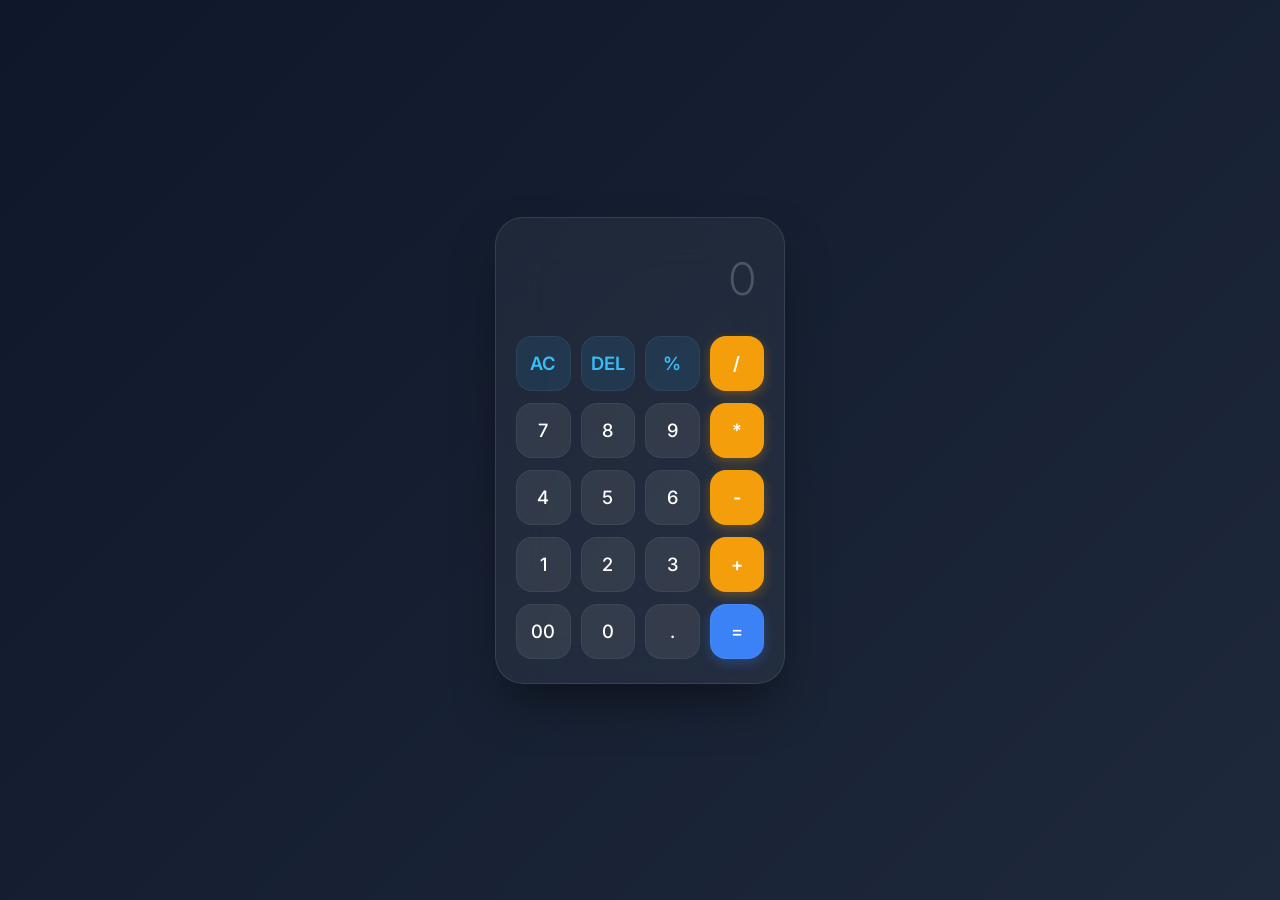
<file: calculator/index.html>
<!DOCTYPE html>
<html lang="en">
<head>
  <meta charset="UTF-8">
  <meta name="viewport" content="width=device-width, initial-scale=1.0">
  <title>Calculator</title>
  <link rel="stylesheet" href="style.css">
</head>
<body>
  <div class="container">
    <input type="text" placeholder="0" id="inputBox">
    <div>
      <button class="oss">AC</button>
      <button class="oss">DEL</button>
      <button class="oss">%</button>
      <button  class="operator">/</button>
    </div>
    <div>
      <button>7</button>
      <button>8</button>
      <button>9</button>
      <button class="operator">*</button>
    </div>
    <div>
      <button>4</button>
      <button>5</button>
      <button>6</button>
      <button class="operator">-</button>
    </div>
    <div>
      <button>1</button>
      <button>2</button>
      <button>3</button>
      <button class="operator">+</button>
    </div>
    <div>
      <button>00</button>
      <button>0</button>
      <button>.</button>
      <button class="equalBtn">=</button>
    </div>
  </div>

  <script src="script.js"></script>
</body>
</html>
</file>
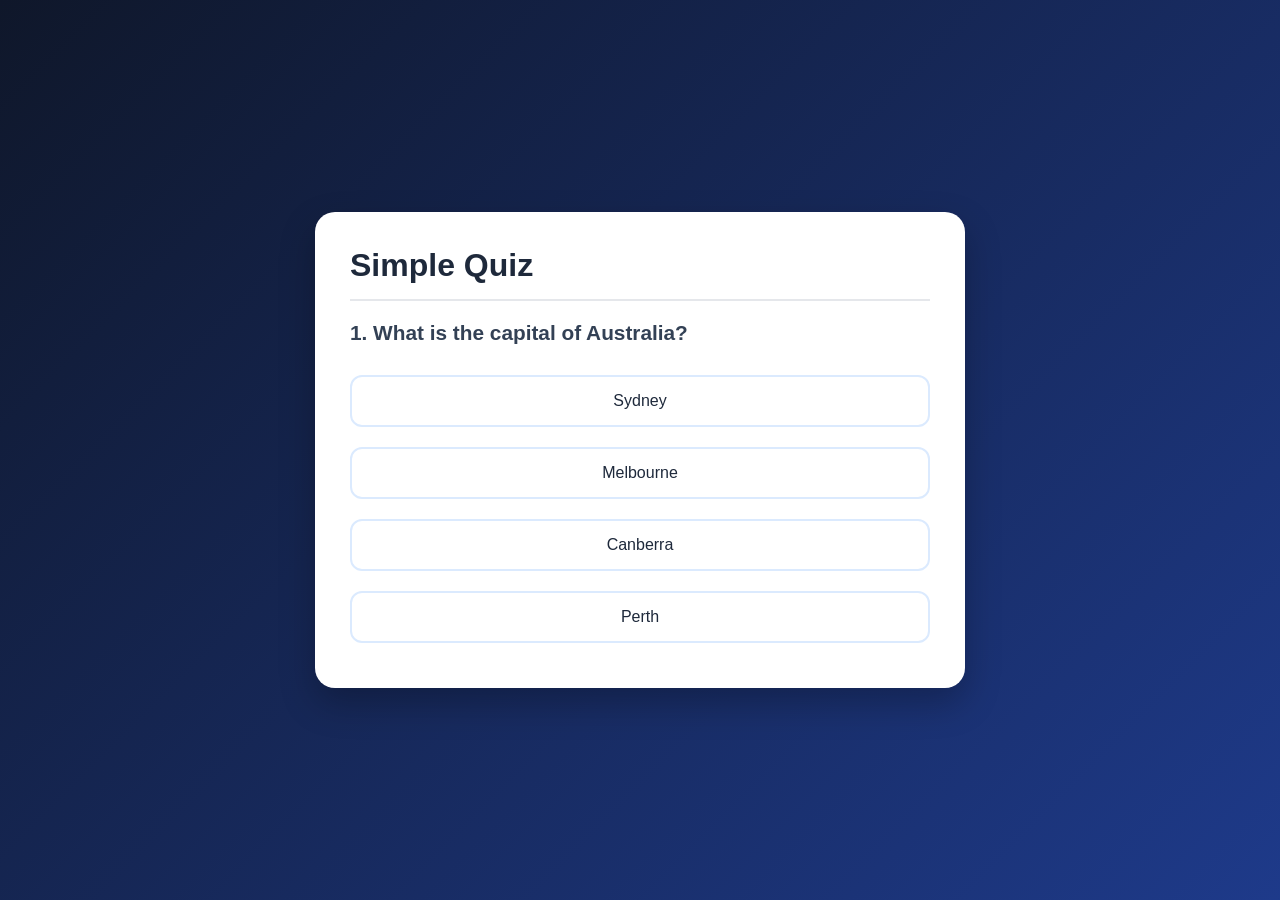
<file: quiz app/index.html>
<!DOCTYPE html>
<html lang="en">
<head>
  <meta charset="UTF-8">
  <meta name="viewport" content="width=device-width, initial-scale=1.0">
  <title>QUIZ app</title>
  <link rel="stylesheet" href="style.css">
</head>
<body>
  <div class="app">
    <h1>Simple Quiz</h1>
    <div class="quiz">
      <h2 id="question">Question goes here </h2>
      <div id="answer-buttons">
        <button class="btn">Answer 1</button>
        <button class="btn">Answer 2</button>
        <button class="btn">Answer 3</button>
        <button class="btn">Answer 4</button>
      </div>
      <button id="next-btn">Next</button>
    </div>

  </div>

  <script src="script.js"></script>
</body>
</html>
</file>
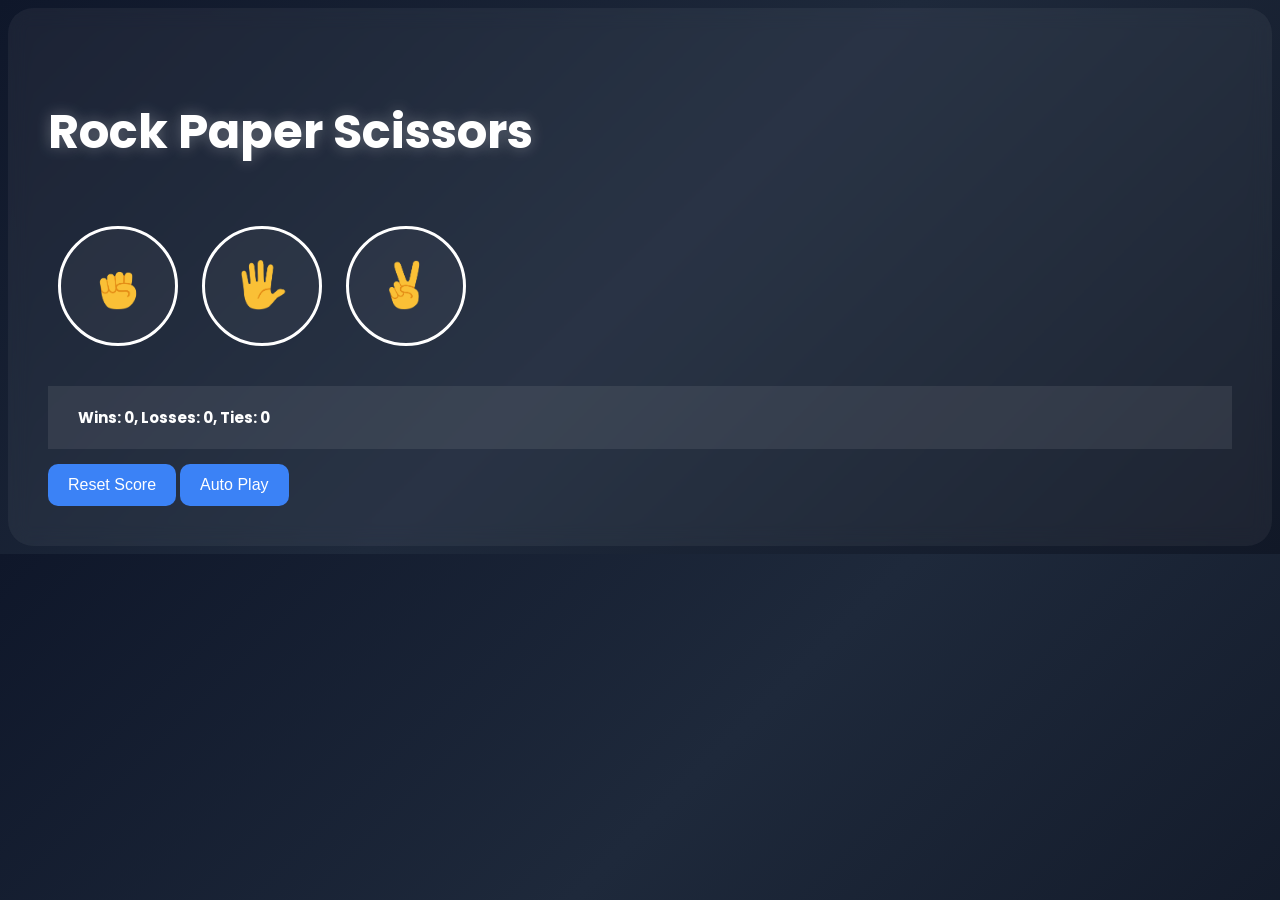
<file: rock paper ssr/index.html>
<!DOCTYPE html>
<html lang="en">
<head>
  <meta charset="UTF-8">
  <meta name="viewport" content="width=device-width, initial-scale=1.0">
  <title>Rock Paper Scissors</title>
  <link href="https://fonts.googleapis.com/css2?family=Poppins:wght@400;600;700&display=swap" rel="stylesheet">
  <link rel="stylesheet" href="style.css">
</head>
<body>
  <div class="container">
    <p class="title">Rock Paper Scissors</p>
  <button class='move-button js-rock-button' >
  <img class="move-icon" src="rock-emoji.png">
  </button>

  <button class='move-button js-paper-button' >
  <img class="move-icon" src="paper-emoji.png">
  </button>

  <button class='move-button js-scissors-button' >
    <img class="move-icon"  src="scissors-emoji.png">
  </button>

  
  
  <p class="js-result result"></p>
  <p class="js-moves">
  </p>
  <p class="js-score score"></p>
  

  <button class="reset-button" onclick="
  score.wins = 0;
   score.losses = 0;
    score.ties = 0;
    localStorage.removeItem('score');
    updateScoreElement();
    ">
    Reset Score
  </button>

  <button class="auto-play-button" onclick="
   autoPlay();">
  Auto Play</button>
      <script src="script.js"></script>
  </div>

</body>
</html>
</file>
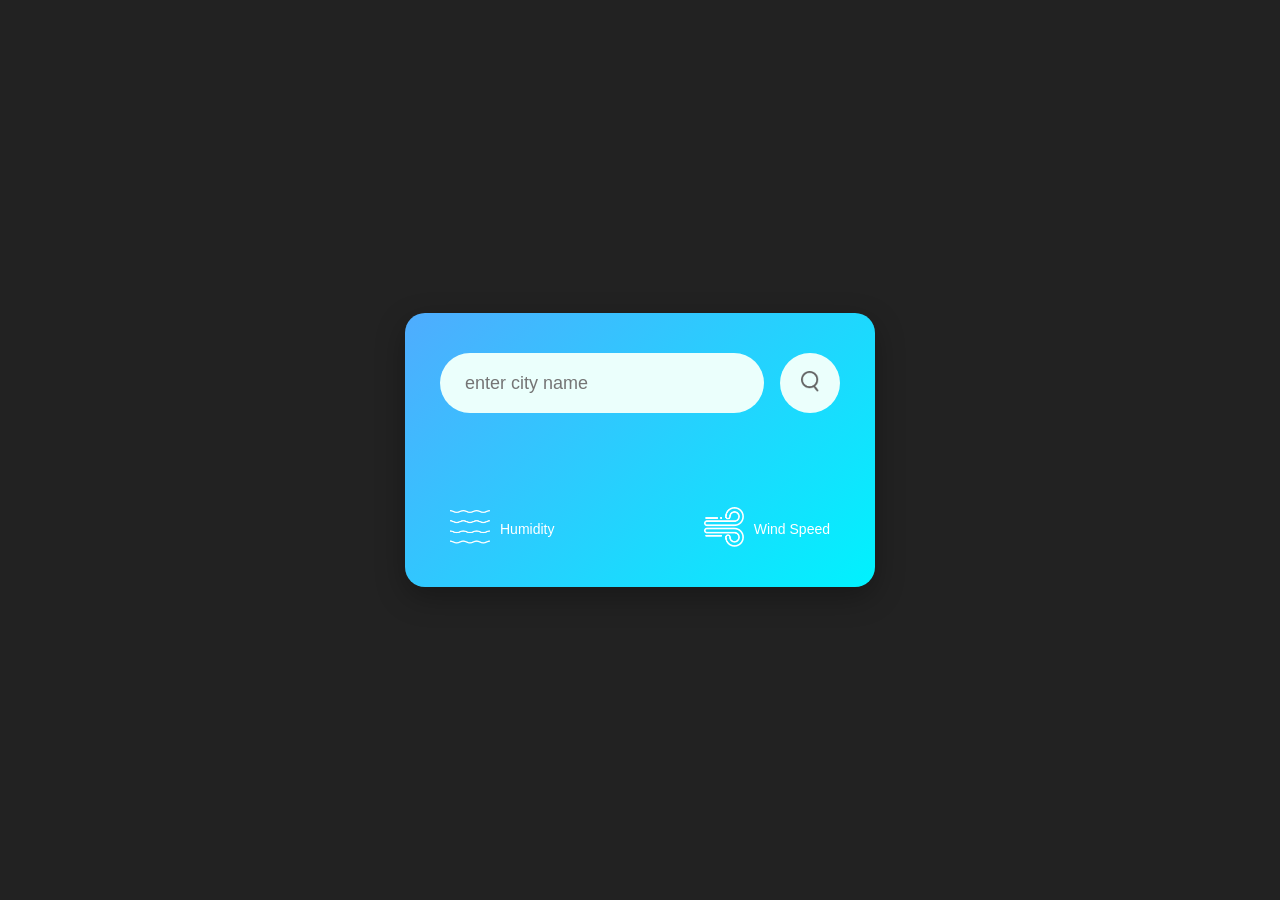
<file: weather app/index.html>
<!DOCTYPE html>
<html lang="en">
<head>
  <meta charset="UTF-8">
  <meta name="viewport" content="width=device-width, initial-scale=1.0">
  <title>Weather APP</title>
  <link rel="stylesheet" href="style.css">
</head>
<body>
  <div class="card">
    <div class="search">
      <input type="text" placeholder="enter city name" spellcheck="false" class="search-box">
      <button class="search-btn"><img src="images/search.png"></button>
    </div>
    <div class="weather">
      <img  class="weather-icon">
      <h1 class="temp"></h1>
      <h2 class="city"></h2>
      <div class="details">
        <div class="col">
          <img src="images/humidity.png">
          <div>
            <p class="humidity"></p>
            <p>Humidity</p>
          </div>
        </div>
        <div class="col">
          <img src="images/wind.png">
          <div>
            <p class="wind"></p>
            <p>Wind Speed</p>
          </div>
        </div>
      </div>
    </div>
  </div>

  <script src="script.js"></script>
</body>
</html>
</file>
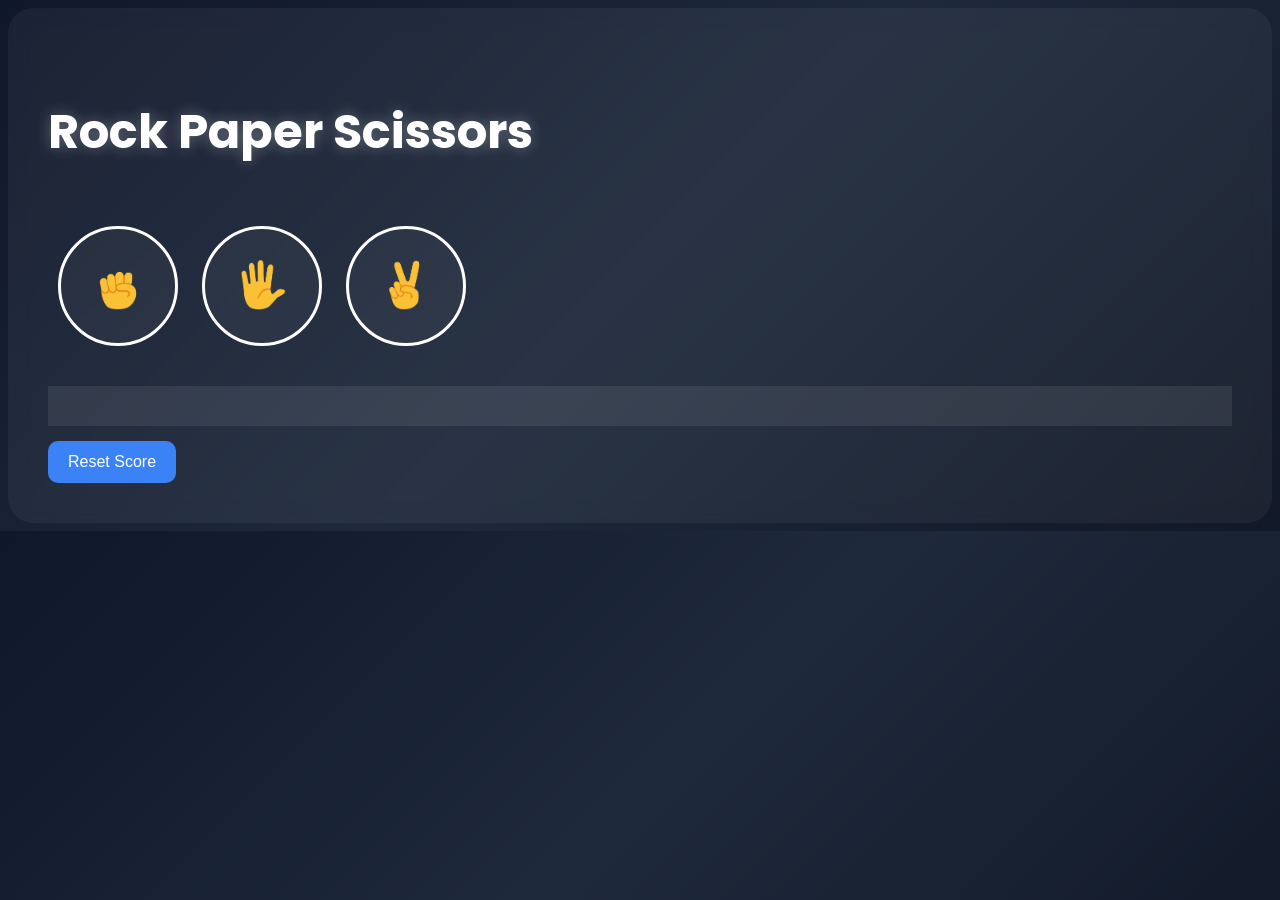
<file: 10-rock-ppr-ssr.html>
<!DOCTYPE html>
<html lang="en">
<head>
  <meta charset="UTF-8">
  <meta name="viewport" content="width=device-width, initial-scale=1.0">
  <title>Rock Paper Scissors</title>
  <link href="https://fonts.googleapis.com/css2?family=Poppins:wght@400;600;700&display=swap" rel="stylesheet">
  <link rel="stylesheet" href="style.css">
</head>
<body>
  <div class="container">
    <p class="title">Rock Paper Scissors</p>
  <button class='move-button' onclick="
    playGame('rock');">
  <img class="move-icon" src="rock-emoji.png">
  </button>

  <button class='move-button' onclick="
    playGame('paper');  
  ">
  <img class="move-icon" src="paper-emoji.png">
  </button>

  <button class='move-button' onclick="
        playGame('scissors');  ">
    <img class="move-icon"  src="scissors-emoji.png">
  </button>
  
  <p class="js-result result"></p>
  <p class="js-moves">
  </p>
  <p class="js-score score"></p>
  

  <button class="reset-button" onclick="
  score.wins = 0;
   score.losses = 0;
    score.ties = 0;
    localStorage.removeItem('score');
    updateScoreElement();
    ">
    Reset Score
  </button>
      <script>
        src="script.js"
  </script>
  </div>

</body>
</html>
</file>
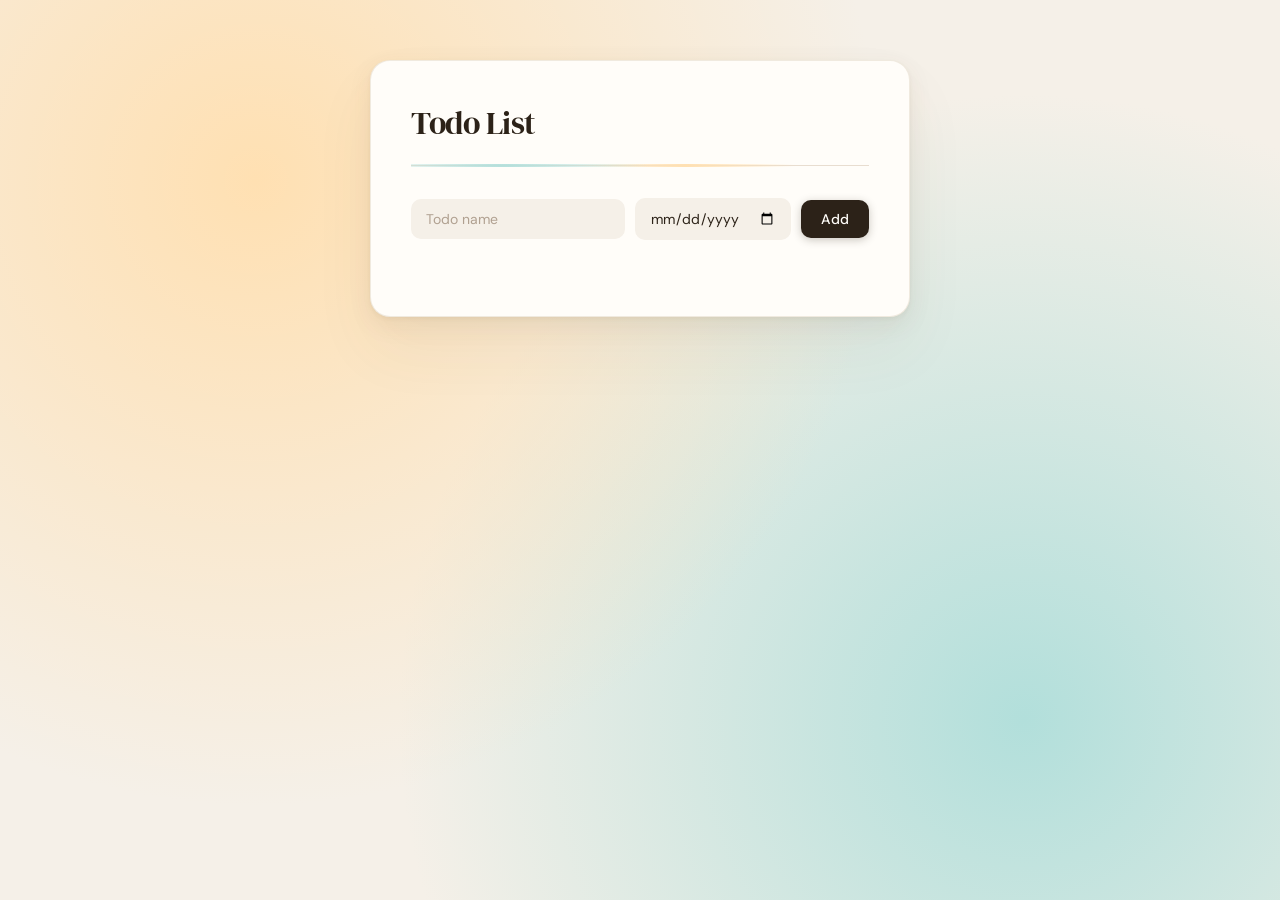
<file: todolist.html>
<!DOCTYPE html>
<html lang="en">
<head>
  <meta charset="UTF-8">
  <meta name="viewport" content="width=device-width, initial-scale=1.0">
  <title>Todo List</title>
  <link rel="stylesheet" href="todo-list.css">
</head>
<body>
  <div class="todo-container">
  <p>Todo List</p>

  <div class="todo-input-grid">
    <input type="text" class="js-name-input name-input" placeholder="Todo name">
    <input type="date" class="js-due-date-input due-date-input">
    <button class="add-todo-button" onclick="addTodo()">
      Add
    </button>
  </div>
  
  <div class="js-todo-list todo-grid" >
   
  </div>
  </div>
  
  <script src="todo-list.js">
  </script>
</body>
</html>
</file>
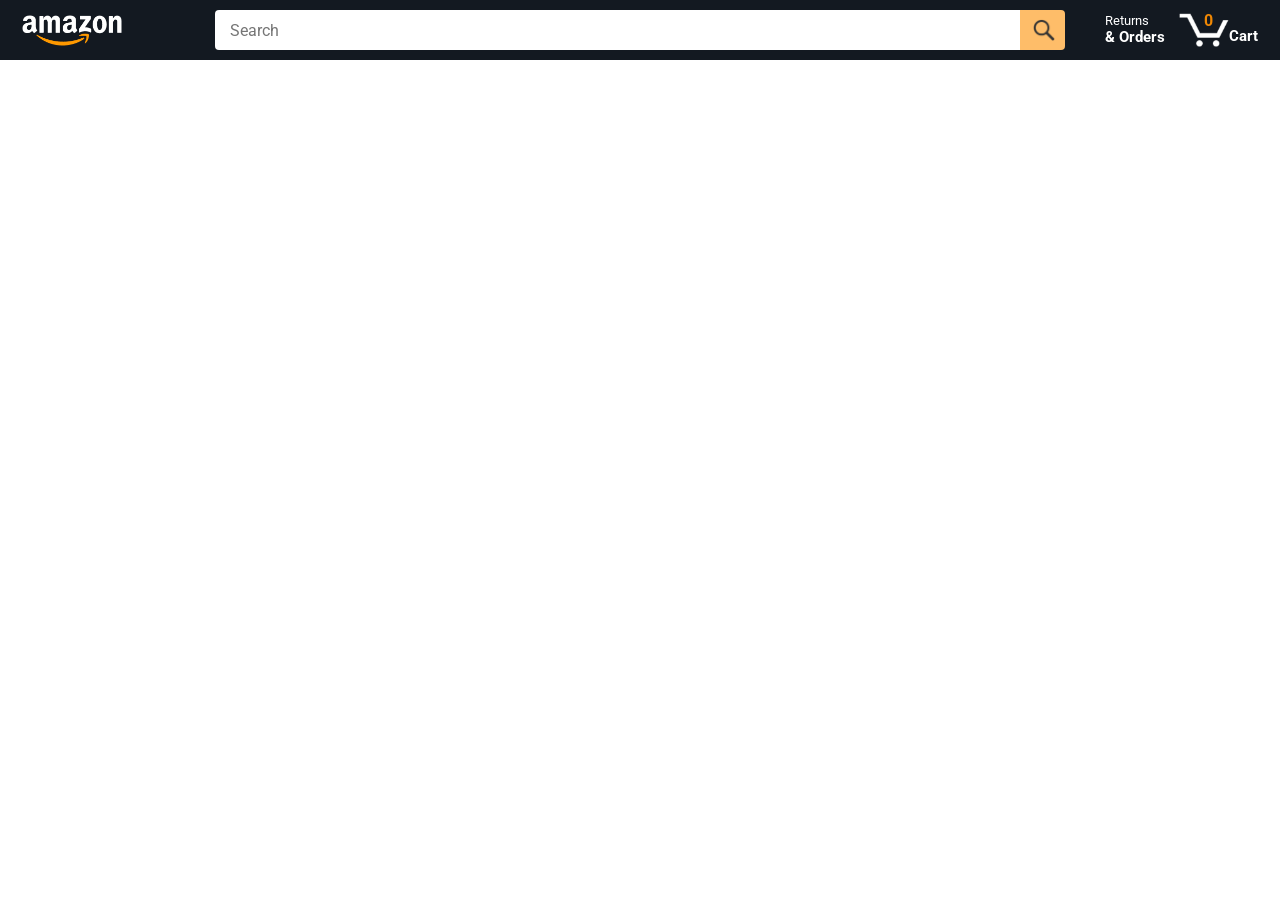
<file: amazon-projoect/amazon.html>
<!DOCTYPE html>
<html>
  <head>
    <title>Amazon Project</title>

    <!-- This code is needed for responsive design to work.
      (Responsive design = make the website look good on
      smaller screen sizes like a phone or a tablet). -->
    <meta name="viewport" content="width=device-width, initial-scale=1">

    <!-- Load a font called Roboto from Google Fonts. -->
    <link rel="preconnect" href="https://fonts.googleapis.com">
    <link rel="preconnect" href="https://fonts.gstatic.com" crossorigin>
    <link href="https://fonts.googleapis.com/css2?family=Roboto:wght@400;500;700&display=swap" rel="stylesheet">

    <!-- Here are the CSS files for this page. -->
    <link rel="stylesheet" href="styles/shared/general.css">
    <link rel="stylesheet" href="styles/shared/amazon-header.css">
    <link rel="stylesheet" href="styles/pages/amazon.css">
  </head>
  <body>
    <div class="amazon-header">
      <div class="amazon-header-left-section">
        <a href="amazon.html" class="header-link">
          <img class="amazon-logo"
            src="images/amazon-logo-white.png">
          <img class="amazon-mobile-logo"
            src="images/amazon-mobile-logo-white.png">
        </a>
      </div>

      <div class="amazon-header-middle-section">
        <input class="search-bar js-search-bar" type="text" placeholder="Search">

        <button class="search-button js-search-button">
          <img class="search-icon" src="images/icons/search-icon.png">
        </button>
      </div>

      <div class="amazon-header-right-section">
        <a class="orders-link header-link" href="orders.html">
          <span class="returns-text">Returns</span>
          <span class="orders-text">& Orders</span>
        </a>

        <a class="cart-link header-link" href="checkout.html">
          <img class="cart-icon" src="images/icons/cart-icon.png">
          <div class="cart-quantity js-cart-quantity">0</div>
          <div class="cart-text">Cart</div>
        </a>
      </div>
    </div>

    <div class="main">
      <div class="products-grid js-products-grid">
      </div>
    </div>

    <script type="module" src="scripts/amazon.js"></script>
  </body>
</html>
</file>
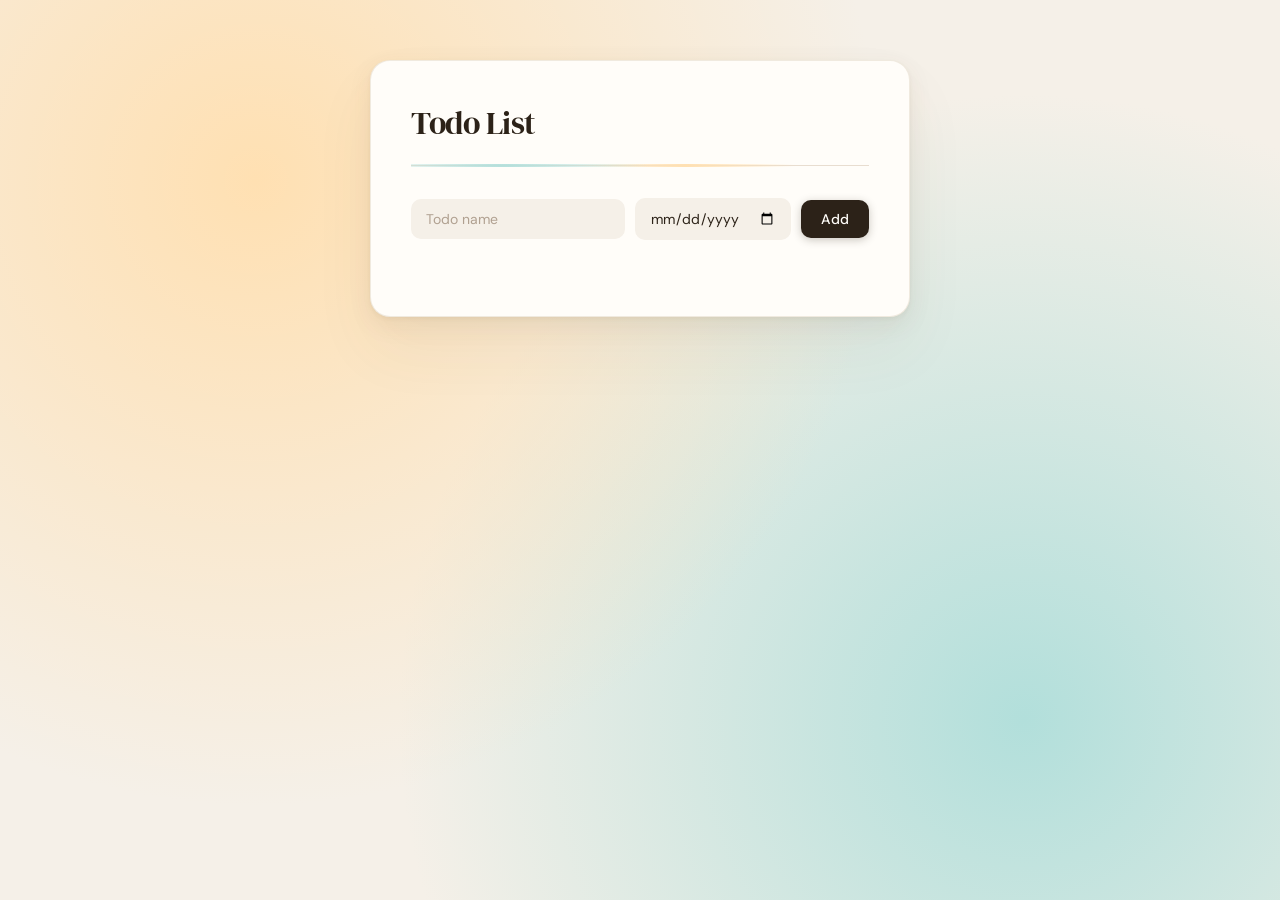
<file: TODO/todolist.html>
<!DOCTYPE html>
<html lang="en">
<head>
  <meta charset="UTF-8">
  <meta name="viewport" content="width=device-width, initial-scale=1.0">
  <title>Todo List</title>
  <link rel="stylesheet" href="todo-list.css">
</head>
<body>
  <div class="todo-container">
  <p>Todo List</p>

  <div class="todo-input-grid">
    <input type="text" class="js-name-input name-input" placeholder="Todo name">
    <input type="date" class="js-due-date-input due-date-input">
    <button class="add-todo-button js-add-todo-button" >
      Add
    </button>
  </div>
  
  <div class="js-todo-list todo-grid" >
   
  </div>
  </div>
  
  <script src="todo-list.js">
  </script>
</body>
</html>
</file>
<file: calculator/style.css>
/* Import a modern, premium font */
@import url('https://fonts.googleapis.com/css2?family=Inter:wght@300;400;500;600&display=swap');

* {
  margin: 0;
  padding: 0;
  box-sizing: border-box;
  font-family: 'Inter', sans-serif;
}

body {
  display: flex;
  justify-content: center;
  align-items: center;
  min-height: 100vh;
  
  background: linear-gradient(135deg, #0f172a 0%, #1e293b 100%);
  color: #ffffff;
}

.container {
  
  background: rgba(255, 255, 255, 0.05);
  backdrop-filter: blur(24px);
  -webkit-backdrop-filter: blur(24px);
  border: 1px solid rgba(255, 255, 255, 0.1);
  

  padding: 24px 20px;
  border-radius: 28px;
  box-shadow: 0 25px 50px -12px rgba(0, 0, 0, 0.5);
  display: flex;
  flex-direction: column;
  gap: 12px; 
  width: 290px;
}

.container input {
  width: 100%;
  background: transparent;
  border: none;
  outline: none;
  text-align: right;
  font-size: 2.8rem; 
  font-weight: 300;
  color: #ffffff;
  padding: 10px; 
  margin-bottom: 8px; 
  letter-spacing: -1.5px;
}

.container input::placeholder {
  color: rgba(255, 255, 255, 0.2);
}


.container > div {
  display: flex;
  justify-content: space-between;
  gap: 10px; 
}

button {
  
  width: 55px; 
  height: 55px;
  border-radius: 16px;
  border: 1px solid rgba(255, 255, 255, 0.05);
  outline: none;
  background: rgba(255, 255, 255, 0.08);
  color: #ffffff;
  font-size: 1.15rem;
  font-weight: 500;
  cursor: pointer;
  transition: all 0.25s cubic-bezier(0.4, 0, 0.2, 1);
  display: flex;
  justify-content: center;
  align-items: center;
}


button:hover {
  background: rgba(255, 255, 255, 0.15);
  transform: translateY(-2px);
  box-shadow: 0 6px 12px rgba(0, 0, 0, 0.2);
}

button:active {
  transform: translateY(0);
  transition: all 0.1s;
}


.operator{
  background: #f59e0b;
  color: #fff;
  font-weight: 600;
  border: none;
  box-shadow: 0 4px 12px rgba(245, 158, 11, 0.3);
}

.operator:hover {
  background: #fbbf24;
  box-shadow: 0 6px 16px rgba(245, 158, 11, 0.4);
}


 .oss {
  color: #38bdf8; 
  background: rgba(56, 189, 248, 0.1);
  font-weight: 600;
}

.oss:hover {
  background: rgba(56, 189, 248, 0.2);
}

.equalBtn {
  background: #3b82f6; 
  box-shadow: 0 4px 12px rgba(59, 130, 246, 0.3);
}

.equalBtn:hover {
  background: #60a5fa;
  box-shadow: 0 6px 16px rgba(59, 130, 246, 0.4);
}
</file>
<file: quiz app/style.css>
*{
  margin: 0;
  padding: 0;
  box-sizing: border-box;
  font-family: 'Poppins', sans-serif;
}

body{
  min-height: 100vh;
  display: flex;
  justify-content: center;
  align-items: center;
  background: linear-gradient(135deg,#0f172a,#1e3a8a);
}

.app{
  width: 90%;
  max-width: 650px;
  background: #fff;
  border-radius: 20px;
  padding: 35px;
  box-shadow: 0 15px 35px rgba(0,0,0,0.25);
}

.app h1{
  font-size: 2rem;
  color: #1e293b;
  border-bottom: 2px solid #e5e7eb;
  padding-bottom: 15px;
  margin-bottom: 20px;
}

.quiz h2{
  font-size: 1.3rem;
  color: #334155;
  margin-bottom: 20px;
  font-weight: 600;
}

.btn{
  width: 100%;
  padding: 15px;
  margin: 10px 0;
  border: 2px solid #dbeafe;
  border-radius: 12px;
  background: #fff;
  color: #1e293b;
  font-size: 1rem;
  font-weight: 500;
  cursor: pointer;
  transition: all 0.3s ease;
}

.btn:hover:not([disabled]){
  background: #2563eb;
  color: #fff;
  transform: translateX(5px);
}

.btn:disabled{
  cursor: not-allowed;
}

.correct{
  background: #22c55e !important;
  color: white;
  border-color: #22c55e;
}

.incorrect{
  background: #ef4444 !important;
  color: white;
  border-color: #ef4444;
}

#next-btn{
  display: none;
  width: 180px;
  margin: 25px auto 0;
  padding: 14px;
  border: none;
  border-radius: 12px;
  background: #2563eb;
  color: white;
  font-size: 1rem;
  font-weight: 600;
  cursor: pointer;
  transition: 0.3s;
}

#next-btn:hover{
  background: #1d4ed8;
  transform: scale(1.05);
}
</file>
<file: rock paper ssr/style.css>
body{
       background:  linear-gradient(
        135deg,
        #0f172a,
        #1e293b,
        #111827
      );
      color: white;
      font-family: 'Poppins', sans-serif;
    }
    .title {
      font-size:48px;
      font-weight: 700;
      animation: float 3s ease-in-out infinite;
      text-shadow: 0 0 15px rgba(255,255,255,0.3);
    }
    @keyframes float{
      0%,100%{
        transform: translateY(0);
      }
      50%{
        transform: translateY(-5px);
      }
    }
    .move-icon {
      height: 50px;
      transition: transform 0.3s;
    }
    .move-icon:hover {
      transform: rotate(10deg) scale(1.2);
    }
    .move-button{
      width:120px;
      height:120px;
      
      background-color: rgba(255,255,255,0.04);
      border: 3px solid white;
      border-radius:60px;
      cursor: pointer;
      margin: 10px;
      transition:all 0.3s ease;
    }
    .move-button:hover {
      box-shadow: 0 0 25px rgba(255,255,255,0.1);
      transform: scale(1.1);
    }
    .move-button:active{
      transform: scale(0.95);
    }
    .result{
      font-size: 30px;
      font-weight: 700;
      margin-top: 30px;
    }
    .score {
      background: rgba(255,255,255,0.08);
      margin-top: 20px;
      font-size: 15px;
      font-weight: 700;
      padding: 20px 30px;

    }
    .reset-button{
      
      background-color: #3b82f6;
      color: white;
      border-radius: 10px;
      border: none;
      font-size: 16px;
      padding: 12px 20px;
      cursor: pointer;
      border-radius: 10px;
      transition: all 0.3s ease;
    }
    .reset-button:hover {
        transform:translateY(-2px);
    }
    .container {
      padding: 40px;
      border-radius: 25px;
      background: rgba(255,255,255,0.05);
      backdrop-filter: blur(10px);
      -webkit-backdrop-filter: blur(10px);
    }

    .auto-play-button{
      background-color: #3b82f6;
      color: white;
      border-radius: 10px;
      border: none;
      font-size: 16px;
      padding: 12px 20px;
      cursor: pointer;
      border-radius: 10px;
      transition: all 0.3s ease;

    }
   
    .auto-play-button:hover {
        transform:translateY(-2px);
    }
</file>
<file: weather app/style.css>
* {
  margin: 0;
  padding: 0;
  box-sizing: border-box;
  font-family: 'Segoe UI', sans-serif;
}

body {
  width: 100%;
  min-height: 100vh;
  background: #222;
  display: flex;
  justify-content: center;
  align-items: center;
}

.card {
  width: 90%;
  max-width: 470px;
  background: linear-gradient(
  135deg,
  #4facfe 0%,
  #00f2fe 100%
    );
    
  color: #fff;
  border-radius: 20px;
  padding: 40px 35px;
  text-align: center;
  box-shadow: 0 10px 30px rgba(0,0,0,0.3);
}

.search {
  width: 100%;
  display: flex;
  align-items: center;
  justify-content: space-between;
}

.search input {
  border: none;
  outline: none;
  background: #ebfffc;
  color: #555;
  padding: 15px 25px;
  height: 60px;
  border-radius: 30px;
  flex: 1;
  margin-right: 16px;
  font-size: 18px;
}

.search button {
  border: none;
  outline: none;
  background: #ebfffc;
  border-radius: 50%;
  width: 60px;
  height: 60px;
  cursor: pointer;
  transition: 0.3s;
}

.search button:hover {
  transform: scale(1.05);
}

.search button img {
  width: 18px;
}

.weather {
  margin-top: 30px;
}

.weather-icon {
  width: 170px;
  margin-top: 20px;
}

.temp {
  font-size: 80px;
  font-weight: 500;
  margin-top: 10px;
}

.city {
  font-size: 45px;
  font-weight: 400;
  margin-top: -10px;
}

.details {
  display: flex;
  justify-content: space-between;
  align-items: center;
  margin-top: 50px;
  padding: 0 10px;
}

.col {
  display: flex;
  align-items: center;
  text-align: left;
}

.col img {
  width: 40px;
  margin-right: 10px;
}

.humidity,
.wind {
  font-size: 28px;
  margin-bottom: 4px;
}

.col p:last-child {
  font-size: 14px;
}
</file>
<file: style.css>
body{
       background:  linear-gradient(
        135deg,
        #0f172a,
        #1e293b,
        #111827
      );
      color: white;
      font-family: 'Poppins', sans-serif;
    }
    .title {
      font-size:48px;
      font-weight: 700;
      animation: float 3s ease-in-out infinite;
      text-shadow: 0 0 15px rgba(255,255,255,0.3);
    }
    @keyframes float{
      0%,100%{
        transform: translateY(0);
      }
      50%{
        transform: translateY(-5px);
      }
    }
    .move-icon {
      height: 50px;
      transition: transform 0.3s;
    }
    .move-icon:hover {
      transform: rotate(10deg) scale(1.2);
    }
    .move-button{
      width:120px;
      height:120px;
      
      background-color: rgba(255,255,255,0.04);
      border: 3px solid white;
      border-radius:60px;
      cursor: pointer;
      margin: 10px;
      transition:all 0.3s ease;
    }
    .move-button:hover {
      box-shadow: 0 0 25px rgba(255,255,255,0.1);
      transform: scale(1.1);
    }
    .move-button:active{
      transform: scale(0.95);
    }
    .result{
      font-size: 30px;
      font-weight: 700;
      margin-top: 30px;
    }
    .score {
      background: rgba(255,255,255,0.08);
      margin-top: 20px;
      font-size: 15px;
      font-weight: 700;
      padding: 20px 30px;

    }
    .reset-button{
      
      background-color: #3b82f6;
      color: white;
      border-radius: 10px;
      border: none;
      font-size: 16px;
      padding: 12px 20px;
      cursor: pointer;
      border-radius: 10px;
      transition: all 0.3s ease;
    }
    .reset-button:hover {
        transform:translateY(-2px);
    }
    .container {
      padding: 40px;
      border-radius: 25px;
      background: rgba(255,255,255,0.05);
      backdrop-filter: blur(10px);
      -webkit-backdrop-filter: blur(10px);
    }
</file>
<file: todo-list.css>
@import url('https://fonts.googleapis.com/css2?family=DM+Serif+Display&family=DM+Sans:wght@300;400;500&display=swap');

*, *::before, *::after {
  box-sizing: border-box;
  margin: 0;
  padding: 0;
}


body {
  min-height: 100vh;
  background-color: #f5f0e8;
  background-image:
    radial-gradient(circle at 20% 20%, #ffe0b2 0%, transparent 50%),
    radial-gradient(circle at 80% 80%, #b2dfdb 0%, transparent 50%);
  display: flex;
  align-items: flex-start;
  justify-content: center;
  padding: 60px 16px;
  font-family: 'DM Sans', sans-serif;
}





.todo-container {
  width: 100%;
  max-width: 540px;
  background: #fffdf9;
  border-radius: 20px;
  padding: 40px 40px 48px;
  box-shadow:
    0 2px 4px rgba(100, 80, 50, 0.06),
    0 8px 24px rgba(100, 80, 50, 0.08),
    0 32px 64px rgba(100, 80, 50, 0.06);
  border: 1px solid rgba(180, 155, 120, 0.2);
}

.todo-container > p {
  font-family: 'DM Serif Display', serif;
  font-size: 32px;
  font-weight: 400;
  color: #2c2218;
  letter-spacing: -0.5px;
  margin-bottom: 32px;
  padding-bottom: 20px;
  border-bottom: 1.5px solid #e8ddd0;
  position: relative;
}

.todo-container > p::after {
  content: '';
  position: absolute;
  bottom: -1.5px;
  left: 0;
  width: 100%;
  height: 3px;

  background:
    radial-gradient(circle at 20% 400%, #b2dfdb 0%, transparent 40%),
    radial-gradient(circle at 60% 50%, #ffe0b2  0%, transparent 40%);
}

.todo-input-grid {
  display: grid;
  grid-template-columns: 1fr auto auto;
  gap: 10px;
  margin-bottom: 28px;
  align-items: center;
}

.name-input,
.due-date-input {
  font-family: 'DM Sans', sans-serif;
  font-size: 14px;
  font-weight: 400;
  color: #2c2218;
  background: #f5f0e8;
  border: 1.5px solid transparent;
  border-radius: 10px;
  padding: 10px 14px;
  outline: none;
  transition: border-color 0.2s ease, background 0.2s ease, box-shadow 0.2s ease;
  width: 100%;
}

.name-input::placeholder {
  color: #b0a090;
}

.name-input:hover,
.due-date-input:hover {
  background: #ede8df;
}

.name-input:focus,
.due-date-input:focus {
  background: #fffdf9;
  border-color: #a14ab0;
  box-shadow: 0 0 0 3px rgba(176, 125, 74, 0.12);
}

.due-date-input {
  color-scheme: light;
  min-width: 130px;
}

.add-todo-button {
  font-family: 'DM Sans', sans-serif;
  font-size: 14px;
  font-weight: 500;
  color: #fffdf9;
  background: #2c2218;
  border: none;
  border-radius: 10px;
  padding: 10px 20px;
  cursor: pointer;
  white-space: nowrap;
  transition: background 0.2s ease, transform 0.1s ease, box-shadow 0.2s ease;
  box-shadow: 0 2px 8px rgba(44, 34, 24, 0.25);
  letter-spacing: 0.2px;
}

.add-todo-button:hover {
  background: #5c7e9b;
  box-shadow: 0 4px 14px rgba(176, 125, 74, 0.35);
}

.add-todo-button:active {
  transform: scale(0.97);
  box-shadow: 0 2px 6px rgba(176, 125, 74, 0.25);
}

.todo-grid {
  display: flex;
  flex-direction: column;
  gap: 0;
}

.todo-grid > div {
  display: contents;
}

.todo-grid:not(:empty) {
  border: 1.5px solid #e8ddd0;
  border-radius: 12px;
  overflow: hidden;
}

.todo-grid div:nth-child(3n+1),
.todo-grid div:nth-child(3n+2),
.todo-grid button:nth-child(3n) {
  padding: 14px 16px;
}

.todo-grid div:nth-child(3n+1) {
  font-size: 14px;
  font-weight: 500;
  color: #2c2218;
  background: #fffdf9;
  border-bottom: 1px solid #ede8df;
  grid-column: 1;
  display: block;
  align-self: center;
}

.todo-grid div:nth-child(3n+2) {
  font-size: 13px;
  color: #9a8878;
  background: #fffdf9;
  border-bottom: 1px solid #ede8df;
  display: block;
  align-self: center;
}

.todo-grid button:nth-child(3n) {
  background: #fffdf9;
  border: none;
  border-bottom: 1px solid #ede8df;
  color: #c0846a;
  font-family: 'DM Sans', sans-serif;
  font-size: 12px;
  font-weight: 500;
  letter-spacing: 0.3px;
  cursor: pointer;
  text-align: right;
  transition: color 0.2s ease, background 0.15s ease;
  display: block;
  align-self: stretch;
}

.todo-grid button:nth-child(3n):hover {
  color: #fff;
  background: #c0846a;
}

.todo-grid > *:nth-last-child(-n+3) {
  border-bottom: none !important;
}

.todo-grid {
  display: grid;
  grid-template-columns: 1fr auto auto;
}

.delete-todo-button {
  padding: 14px 18px !important;
  font-family: 'DM Sans', sans-serif;
  font-size: 12px !important;
  font-weight: 500;
  letter-spacing: 0.3px;
}

@media (max-width: 480px) {
  .todo-container {
    padding: 28px 24px 36px;
  }

  .todo-input-grid {
    grid-template-columns: 1fr;
  }

  .add-todo-button {
    width: 100%;
    padding: 12px;
    text-align: center;
  }
}
</file>
<file: amazon-projoect/styles/shared/general.css>
body {
  font-family: Roboto, Arial;
  color: rgb(33, 33, 33);
  /* The <body> element has a default margin of 8px
     on all sides. This removes the default margins. */
  margin: 0;
}

/* <p> elements have a default margin on the top
   and bottom. This removes the default margins. */
p {
  margin: 0;
}

button {
  cursor: pointer;
}

select {
  cursor: pointer;
}

input, select, button {
  font-family: Roboto, Arial;
}

.button-primary {
  color: rgb(33, 33, 33);
  background-color: rgb(255, 216, 20);
  border: 1px solid rgb(252, 210, 0);
  border-radius: 8px;
  cursor: pointer;
  box-shadow: 0 2px 5px rgba(213, 217, 217, 0.5);
}

.button-primary:hover {
  background-color: rgb(247, 202, 0);
  border: 1px solid rgb(242, 194, 0);
}

.button-primary:active {
  background: rgb(255, 216, 20);
  border-color: rgb(252, 210, 0);
  box-shadow: none;
}

.button-secondary {
  color: rgb(33, 33, 33);
  background: white;
  border: 1px solid rgb(213, 217, 217);
  border-radius: 8px;
  cursor: pointer;
  box-shadow: 0 2px 5px rgba(213, 217, 217, 0.5);
}

.button-secondary:hover {
  background-color: rgb(247, 250, 250);
}

.button-secondary:active {
  background-color: rgb(237, 253, 255);
  box-shadow: none;
}

/* These styles will limit text to 2 lines. Anything
   beyond 2 lines will be replaced with "..."
   You can find this code by using an A.I. tool or by
   searching in Google.
   https://css-tricks.com/almanac/properties/l/line-clamp/ */
.limit-text-to-2-lines {
  display: -webkit-box;
  -webkit-line-clamp: 2;
  -webkit-box-orient: vertical;
  overflow: hidden;
}

.link-primary {
  color: rgb(1, 124, 182);
  cursor: pointer;
}

.link-primary:hover {
  color: rgb(196, 80, 0);
}

/* Styles for dropdown selectors. */
select {
  color: rgb(33, 33, 33);
  background-color: rgb(240, 240, 240);
  border: 1px solid rgb(213, 217, 217);
  border-radius: 8px;
  padding: 3px 5px;
  font-size: 15px;
  cursor: pointer;
  box-shadow: 0 2px 5px rgba(213, 217, 217, 0.5);
}

select:focus,
input:focus {
  outline: 2px solid rgb(255, 153, 0);
}
</file>
<file: amazon-projoect/styles/shared/amazon-header.css>
.amazon-header {
  background-color: rgb(19, 25, 33);
  color: white;
  padding-left: 15px;
  padding-right: 15px;

  display: flex;
  align-items: center;
  justify-content: space-between;

  position: fixed;
  top: 0;
  left: 0;
  right: 0;
  height: 60px;
}

.amazon-header-left-section {
  width: 180px;
}

@media (max-width: 800px) {
  .amazon-header-left-section {
    width: unset;
  }
}

.header-link {
  display: inline-block;
  padding: 6px;
  border-radius: 2px;
  cursor: pointer;
  text-decoration: none;
  border: 1px solid rgba(0, 0, 0, 0);
}

.header-link:hover {
  border: 1px solid white;
}

.amazon-logo {
  width: 100px;
  margin-top: 5px;
}

.amazon-mobile-logo {
  display: none;
}

@media (max-width: 575px) {
  .amazon-logo {
    display: none;
  }

  .amazon-mobile-logo {
    display: block;
    height: 35px;
    margin-top: 5px;
  }
}

.amazon-header-middle-section {
  flex: 1;
  max-width: 850px;
  margin-left: 10px;
  margin-right: 10px;
  display: flex;
}

.search-bar {
  flex: 1;
  width: 0;
  font-size: 16px;
  height: 38px;
  padding-left: 15px;
  border: none;
  border-top-left-radius: 4px;
  border-bottom-left-radius: 4px;
  border-top-right-radius: 0;
  border-bottom-right-radius: 0;
}

.search-button {
  background-color: rgb(254, 189, 105);
  border: none;
  width: 45px;
  height: 40px;
  border-top-right-radius: 4px;
  border-bottom-right-radius: 4px;
  flex-shrink: 0;
}

.search-icon {
  height: 22px;
  margin-left: 2px;
  margin-top: 3px;
}

.amazon-header-right-section {
  width: 180px;
  flex-shrink: 0;
  display: flex;
  justify-content: end;
}

.orders-link {
  color: white;
}

.returns-text {
  display: block;
  font-size: 13px;
}

.orders-text {
  display: block;
  font-size: 15px;
  font-weight: 700;
}

.cart-link {
  color: white;
  display: flex;
  align-items: center;
  position: relative;
}

.cart-icon {
  width: 50px;
}

.cart-text {
  margin-top: 12px;
  font-size: 15px;
  font-weight: 700;
}

.cart-quantity {
  color: rgb(240, 136, 4);
  font-size: 16px;
  font-weight: 700;

  position: absolute;
  top: 4px;
  left: 22px;
  
  width: 26px;
  text-align: center;
}
</file>
<file: amazon-projoect/styles/pages/amazon.css>
.main {
  margin-top: 60px;
}

.products-grid {
  display: grid;

  /* - In CSS Grid, 1fr means a column will take up the
       remaining space in the grid.
     - If we write 1fr 1fr ... 1fr; 8 times, this will
       divide the grid into 8 columns, each taking up an
       equal amount of the space.
     - repeat(8, 1fr); is a shortcut for repeating "1fr"
       8 times (instead of typing out "1fr" 8 times).
       repeat(...) is a special property that works with
       display: grid; */
  grid-template-columns: repeat(8, 1fr);
}

/* @media is used to create responsive design (making the
   website look good on any screen size). This @media
   means when the screen width is 2000px or less, we
   will divide the grid into 7 columns instead of 8. */
@media (max-width: 2000px) {
  .products-grid {
    grid-template-columns: repeat(7, 1fr);
  }
}

/* This @media means when the screen width is 1600px or
   less, we will divide the grid into 6 columns. */
@media (max-width: 1600px) {
  .products-grid {
    grid-template-columns: repeat(6, 1fr);
  }
}

@media (max-width: 1300px) {
  .products-grid {
    grid-template-columns: repeat(5, 1fr);
  }
}

@media (max-width: 1000px) {
  .products-grid {
    grid-template-columns: repeat(4, 1fr);
  }
}

@media (max-width: 800px) {
  .products-grid {
    grid-template-columns: repeat(3, 1fr);
  }
}

@media (max-width: 575px) {
  .products-grid {
    grid-template-columns: repeat(2, 1fr);
  }
}

@media (max-width: 450px) {
  .products-grid {
    grid-template-columns: 1fr;
  }
}

.product-container {
  padding-top: 40px;
  padding-bottom: 25px;
  padding-left: 25px;
  padding-right: 25px;

  border-right: 1px solid rgb(231, 231, 231);
  border-bottom: 1px solid rgb(231, 231, 231);

  display: flex;
  flex-direction: column;
}

.product-image-container {
  display: flex;
  justify-content: center;
  align-items: center;

  height: 180px;
  margin-bottom: 20px;
}

.product-image {
  /* Images will overflow their container by default. To
    prevent this, we set max-width and max-height to 100%
    so they stay inside their container. */
  max-width: 100%;
  max-height: 100%;
}

.product-name {
  height: 40px;
  margin-bottom: 5px;
}

.product-rating-container {
  display: flex;
  align-items: center;
  margin-bottom: 10px;
}

.product-rating-stars {
  width: 100px;
  margin-right: 6px;
}

.product-rating-count {
  color: rgb(1, 124, 182);
  cursor: pointer;
  margin-top: 3px;
}

.product-price {
  font-weight: 700;
  margin-bottom: 10px;
}

.product-quantity-container {
  margin-bottom: 17px;
}

.product-spacer {
  flex: 1;
}

.added-to-cart {
  color: rgb(6, 125, 98);
  font-size: 16px;

  display: flex;
  align-items: center;
  margin-bottom: 8px;

  /* At first, the "Added to cart" message will
     be invisible. Use JavaScript to change the
     opacity and make it visible. */
  opacity: 0;
}

.added-to-cart img {
  height: 20px;
  margin-right: 5px;
}

.add-to-cart-button {
  width: 100%;
  padding: 8px;
  border-radius: 50px;
}
</file>
<file: TODO/todo-list.css>
@import url('https://fonts.googleapis.com/css2?family=DM+Serif+Display&family=DM+Sans:wght@300;400;500&display=swap');

*, *::before, *::after {
  box-sizing: border-box;
  margin: 0;
  padding: 0;
}


body {
  min-height: 100vh;
  background-color: #f5f0e8;
  background-image:
    radial-gradient(circle at 20% 20%, #ffe0b2 0%, transparent 50%),
    radial-gradient(circle at 80% 80%, #b2dfdb 0%, transparent 50%);
  display: flex;
  align-items: flex-start;
  justify-content: center;
  padding: 60px 16px;
  font-family: 'DM Sans', sans-serif;
}





.todo-container {
  width: 100%;
  max-width: 540px;
  background: #fffdf9;
  border-radius: 20px;
  padding: 40px 40px 48px;
  box-shadow:
    0 2px 4px rgba(100, 80, 50, 0.06),
    0 8px 24px rgba(100, 80, 50, 0.08),
    0 32px 64px rgba(100, 80, 50, 0.06);
  border: 1px solid rgba(180, 155, 120, 0.2);
}

.todo-container > p {
  font-family: 'DM Serif Display', serif;
  font-size: 32px;
  font-weight: 400;
  color: #2c2218;
  letter-spacing: -0.5px;
  margin-bottom: 32px;
  padding-bottom: 20px;
  border-bottom: 1.5px solid #e8ddd0;
  position: relative;
}

.todo-container > p::after {
  content: '';
  position: absolute;
  bottom: -1.5px;
  left: 0;
  width: 100%;
  height: 3px;

  background:
    radial-gradient(circle at 20% 400%, #b2dfdb 0%, transparent 40%),
    radial-gradient(circle at 60% 50%, #ffe0b2  0%, transparent 40%);
}

.todo-input-grid {
  display: grid;
  grid-template-columns: 1fr auto auto;
  gap: 10px;
  margin-bottom: 28px;
  align-items: center;
}

.name-input,
.due-date-input {
  font-family: 'DM Sans', sans-serif;
  font-size: 14px;
  font-weight: 400;
  color: #2c2218;
  background: #f5f0e8;
  border: 1.5px solid transparent;
  border-radius: 10px;
  padding: 10px 14px;
  outline: none;
  transition: border-color 0.2s ease, background 0.2s ease, box-shadow 0.2s ease;
  width: 100%;
}

.name-input::placeholder {
  color: #b0a090;
}

.name-input:hover,
.due-date-input:hover {
  background: #ede8df;
}

.name-input:focus,
.due-date-input:focus {
  background: #fffdf9;
  border-color: #a14ab0;
  box-shadow: 0 0 0 3px rgba(176, 125, 74, 0.12);
}

.due-date-input {
  color-scheme: light;
  min-width: 130px;
}

.add-todo-button {
  font-family: 'DM Sans', sans-serif;
  font-size: 14px;
  font-weight: 500;
  color: #fffdf9;
  background: #2c2218;
  border: none;
  border-radius: 10px;
  padding: 10px 20px;
  cursor: pointer;
  white-space: nowrap;
  transition: background 0.2s ease, transform 0.1s ease, box-shadow 0.2s ease;
  box-shadow: 0 2px 8px rgba(44, 34, 24, 0.25);
  letter-spacing: 0.2px;
}

.add-todo-button:hover {
  background: #5c7e9b;
  box-shadow: 0 4px 14px rgba(176, 125, 74, 0.35);
}

.add-todo-button:active {
  transform: scale(0.97);
  box-shadow: 0 2px 6px rgba(176, 125, 74, 0.25);
}

.todo-grid {
  display: flex;
  flex-direction: column;
  gap: 0;
}

.todo-grid > div {
  display: contents;
}

.todo-grid:not(:empty) {
  border: 1.5px solid #e8ddd0;
  border-radius: 12px;
  overflow: hidden;
}

.todo-grid div:nth-child(3n+1),
.todo-grid div:nth-child(3n+2),
.todo-grid button:nth-child(3n) {
  padding: 14px 16px;
}

.todo-grid div:nth-child(3n+1) {
  font-size: 14px;
  font-weight: 500;
  color: #2c2218;
  background: #fffdf9;
  border-bottom: 1px solid #ede8df;
  grid-column: 1;
  display: block;
  align-self: center;
}

.todo-grid div:nth-child(3n+2) {
  font-size: 13px;
  color: #9a8878;
  background: #fffdf9;
  border-bottom: 1px solid #ede8df;
  display: block;
  align-self: center;
}

.todo-grid button:nth-child(3n) {
  background: #fffdf9;
  border: none;
  border-bottom: 1px solid #ede8df;
  color: #c0846a;
  font-family: 'DM Sans', sans-serif;
  font-size: 12px;
  font-weight: 500;
  letter-spacing: 0.3px;
  cursor: pointer;
  text-align: right;
  transition: color 0.2s ease, background 0.15s ease;
  display: block;
  align-self: stretch;
}

.todo-grid button:nth-child(3n):hover {
  color: #fff;
  background: #c0846a;
}

.todo-grid > *:nth-last-child(-n+3) {
  border-bottom: none !important;
}

.todo-grid {
  display: grid;
  grid-template-columns: 1fr auto auto;
}

.delete-todo-button {
  padding: 14px 18px !important;
  font-family: 'DM Sans', sans-serif;
  font-size: 12px !important;
  font-weight: 500;
  letter-spacing: 0.3px;
}

@media (max-width: 480px) {
  .todo-container {
    padding: 28px 24px 36px;
  }

  .todo-input-grid {
    grid-template-columns: 1fr;
  }

  .add-todo-button {
    width: 100%;
    padding: 12px;
    text-align: center;
  }
}
</file>
